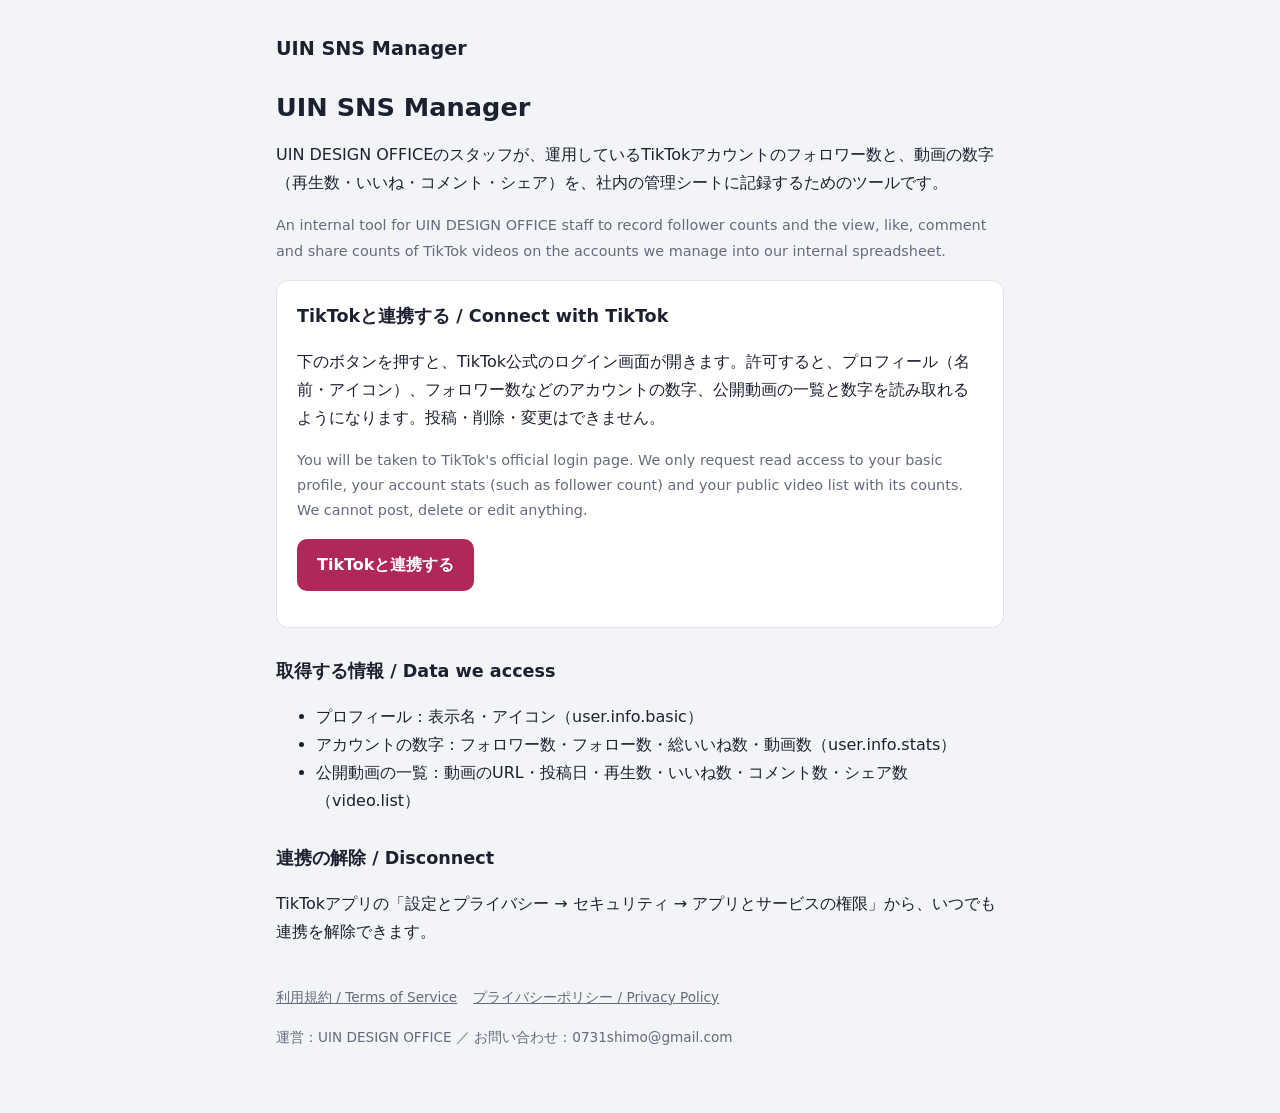
<file: index.html>
<!DOCTYPE html>
<html lang="ja">
<head>
<meta charset="utf-8">
<meta name="viewport" content="width=device-width, initial-scale=1">
<title>UIN SNS Manager</title>
<link rel="stylesheet" href="style.css">
</head>
<body>
<div class="wrap">
  <header><a href="./">UIN SNS Manager</a></header>

  <h1>UIN SNS Manager</h1>
  <p>UIN DESIGN OFFICEのスタッフが、運用しているTikTokアカウントのフォロワー数と、動画の数字（再生数・いいね・コメント・シェア）を、社内の管理シートに記録するためのツールです。</p>
  <p class="muted">An internal tool for UIN DESIGN OFFICE staff to record follower counts and the view, like, comment and share counts of TikTok videos on the accounts we manage into our internal spreadsheet.</p>

  <div class="card">
    <h2 style="margin-top:0">TikTokと連携する / Connect with TikTok</h2>
    <p>下のボタンを押すと、TikTok公式のログイン画面が開きます。許可すると、プロフィール（名前・アイコン）、フォロワー数などのアカウントの数字、公開動画の一覧と数字を読み取れるようになります。投稿・削除・変更はできません。</p>
    <p class="muted">You will be taken to TikTok's official login page. We only request read access to your basic profile, your account stats (such as follower count) and your public video list with its counts. We cannot post, delete or edit anything.</p>
    <p><a class="btn" id="connect" href="#" aria-disabled="true">TikTokと連携する</a></p>
    <p class="muted" id="connectNote">準備中です（Coming soon）。</p>
  </div>

  <h2>取得する情報 / Data we access</h2>
  <ul>
    <li>プロフィール：表示名・アイコン（user.info.basic）</li>
    <li>アカウントの数字：フォロワー数・フォロー数・総いいね数・動画数（user.info.stats）</li>
    <li>公開動画の一覧：動画のURL・投稿日・再生数・いいね数・コメント数・シェア数（video.list）</li>
  </ul>

  <h2>連携の解除 / Disconnect</h2>
  <p>TikTokアプリの「設定とプライバシー → セキュリティ → アプリとサービスの権限」から、いつでも連携を解除できます。</p>

  <footer>
    <a href="terms.html">利用規約 / Terms of Service</a>
    <a href="privacy.html">プライバシーポリシー / Privacy Policy</a>
    <span>運営：UIN DESIGN OFFICE ／ お問い合わせ：0731shimo@gmail.com</span>
  </footer>
</div>
<script>
  // 連携ボタンの行き先（Apps Scriptの公開URL）。公開後にここへ入れる
  const CONNECT_URL = "https://script.google.com/macros/s/AKfycbxUm-IGrUvkGSS1921WeoUxcvpRWvmJa6zBZso_Okqh63nmPTY5DhXPlc4PS2fcF4z3tQ/exec";
  if (CONNECT_URL) {
    const a = document.getElementById("connect");
    a.href = CONNECT_URL + "?action=connect";
    a.removeAttribute("aria-disabled");
    document.getElementById("connectNote").hidden = true;
  }
</script>
</body>
</html>
</file>
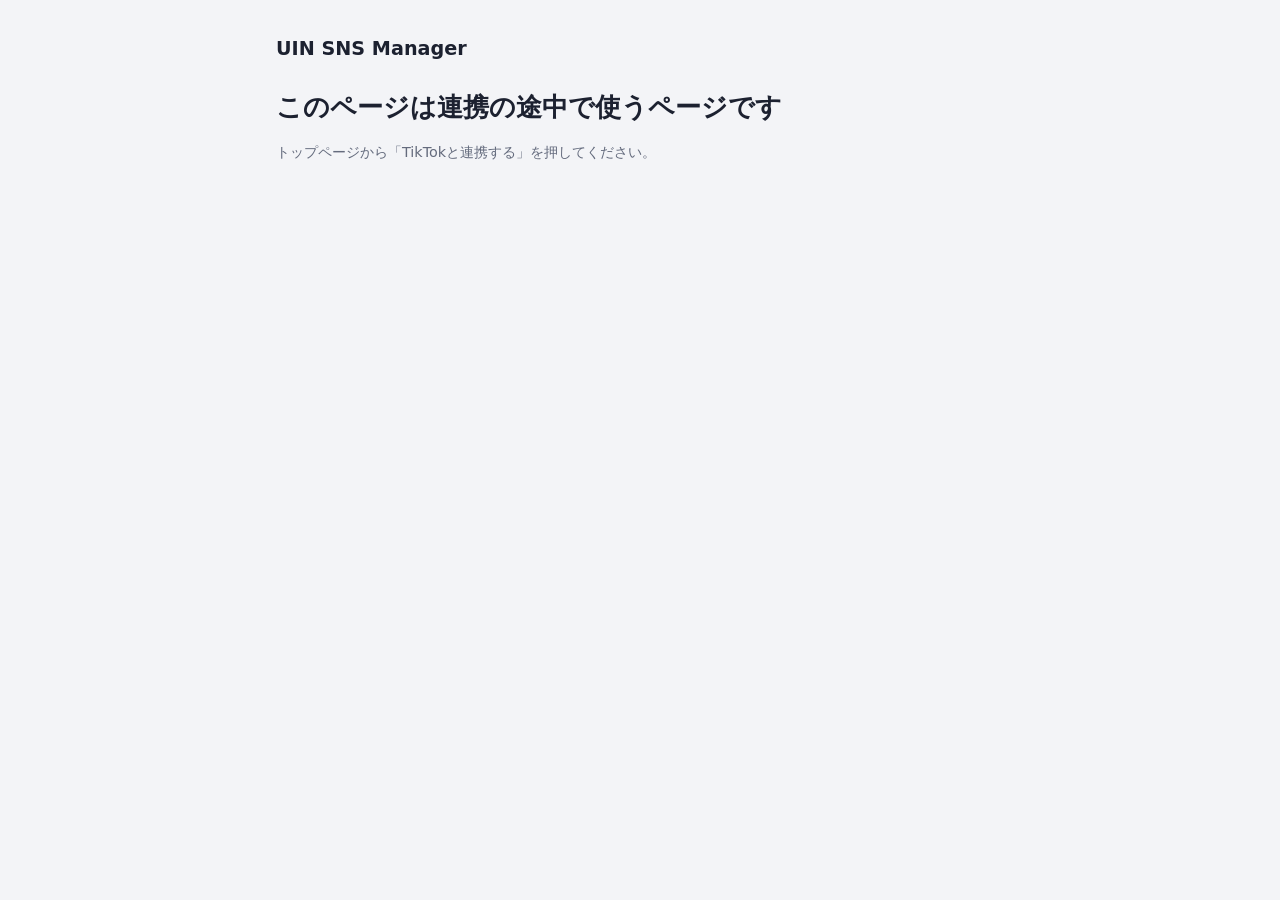
<file: callback.html>
<!DOCTYPE html>
<html lang="ja">
<head>
<meta charset="utf-8">
<meta name="viewport" content="width=device-width, initial-scale=1">
<title>連携中 | UIN SNS Manager</title>
<link rel="stylesheet" href="style.css">
</head>
<body>
<div class="wrap">
  <header><a href="./">UIN SNS Manager</a></header>
  <h1 id="msg">連携を完了しています…</h1>
  <p class="muted" id="sub">このまま少しお待ちください。</p>
</div>
<script>
  // TikTokから戻ってきた認可コードを、Apps Scriptに渡すだけのページ（秘密の情報はここに置かない）
  const CONNECT_URL = "https://script.google.com/macros/s/AKfycbxUm-IGrUvkGSS1921WeoUxcvpRWvmJa6zBZso_Okqh63nmPTY5DhXPlc4PS2fcF4z3tQ/exec";  // Apps Scriptの公開URL（index.html と同じ値）
  const q = new URLSearchParams(location.search);
  const msg = document.getElementById("msg"), sub = document.getElementById("sub");
  if (q.get("error")) {
    msg.textContent = "連携がキャンセルされました";
    sub.textContent = "もう一度試す場合は、トップページから「TikTokと連携する」を押してください。";
  } else if (!q.get("code")) {
    msg.textContent = "このページは連携の途中で使うページです";
    sub.textContent = "トップページから「TikTokと連携する」を押してください。";
  } else if (!CONNECT_URL) {
    msg.textContent = "準備中です";
    sub.textContent = "連携先がまだ設定されていません。";
  } else {
    const to = new URL(CONNECT_URL);
    to.searchParams.set("action", "callback");
    to.searchParams.set("code", q.get("code"));
    if (q.get("state")) to.searchParams.set("state", q.get("state"));
    location.replace(to.toString());
  }
</script>
</body>
</html>
</file>
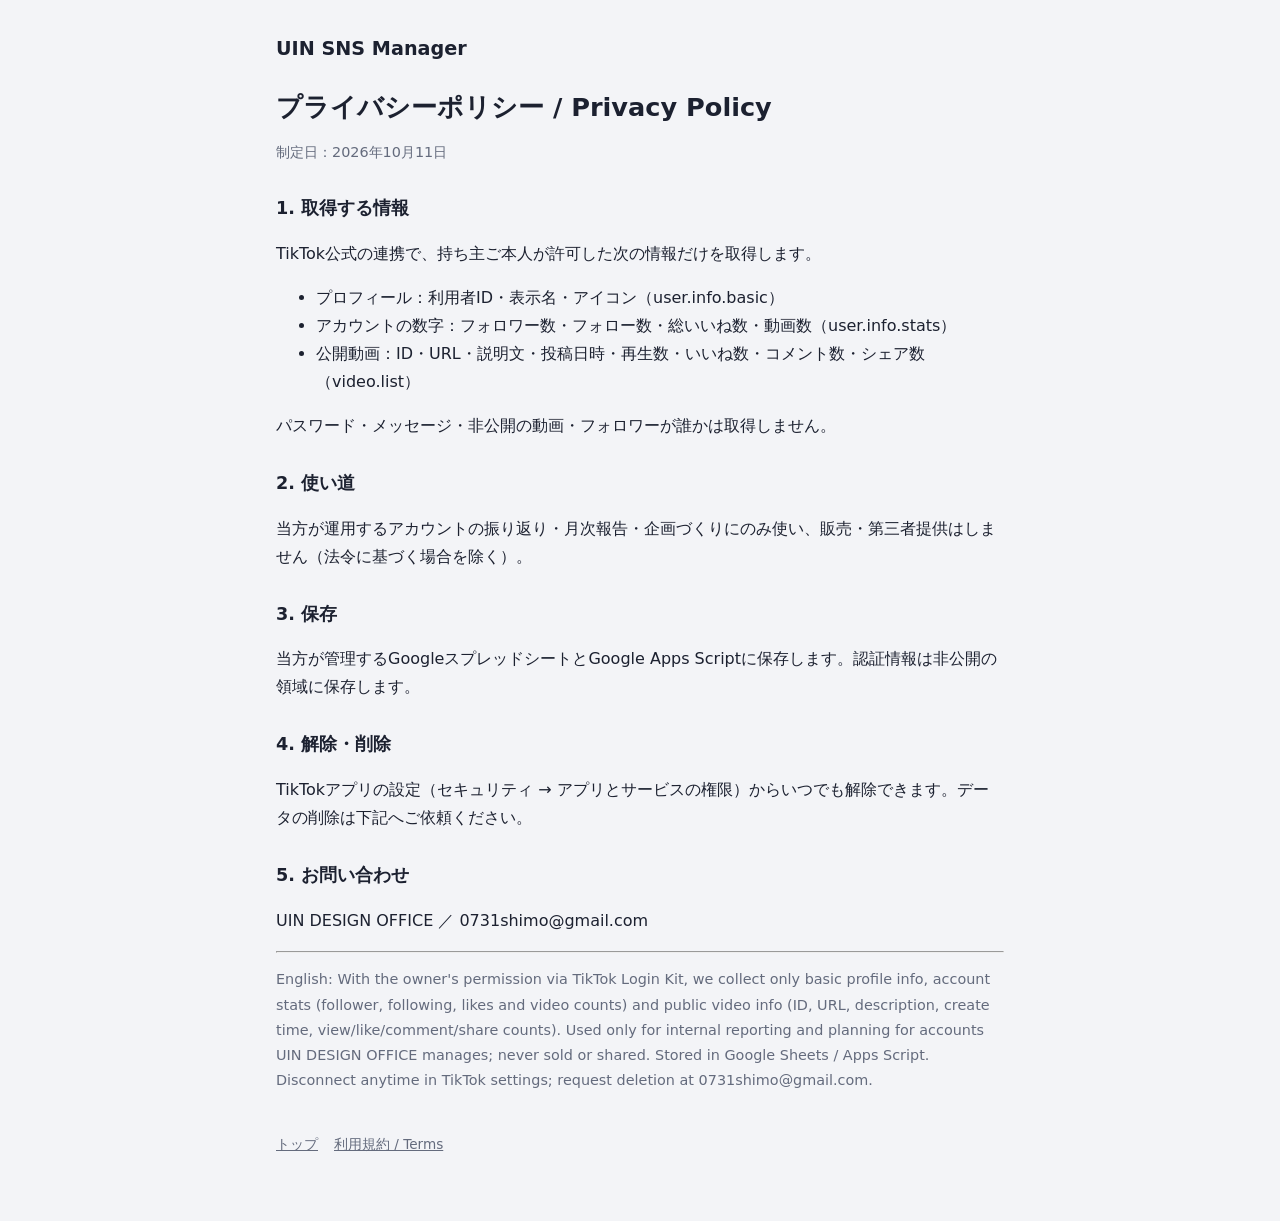
<file: privacy.html>
<!DOCTYPE html>
<html lang="ja">
<head>
<meta charset="utf-8">
<meta name="viewport" content="width=device-width, initial-scale=1">
<title>プライバシーポリシー | UIN SNS Manager</title>
<link rel="stylesheet" href="style.css">
</head>
<body>
<div class="wrap">
<header><a href="./">UIN SNS Manager</a></header>
<h1>プライバシーポリシー / Privacy Policy</h1>
<p class="muted">制定日：2026年10月11日</p>
<h2>1. 取得する情報</h2>
<p>TikTok公式の連携で、持ち主ご本人が許可した次の情報だけを取得します。</p>
<ul>
<li>プロフィール：利用者ID・表示名・アイコン（user.info.basic）</li>
<li>アカウントの数字：フォロワー数・フォロー数・総いいね数・動画数（user.info.stats）</li>
<li>公開動画：ID・URL・説明文・投稿日時・再生数・いいね数・コメント数・シェア数（video.list）</li>
</ul>
<p>パスワード・メッセージ・非公開の動画・フォロワーが誰かは取得しません。</p>
<h2>2. 使い道</h2>
<p>当方が運用するアカウントの振り返り・月次報告・企画づくりにのみ使い、販売・第三者提供はしません（法令に基づく場合を除く）。</p>
<h2>3. 保存</h2>
<p>当方が管理するGoogleスプレッドシートとGoogle Apps Scriptに保存します。認証情報は非公開の領域に保存します。</p>
<h2>4. 解除・削除</h2>
<p>TikTokアプリの設定（セキュリティ → アプリとサービスの権限）からいつでも解除できます。データの削除は下記へご依頼ください。</p>
<h2>5. お問い合わせ</h2>
<p>UIN DESIGN OFFICE ／ 0731shimo@gmail.com</p>
<hr>
<p class="muted">English: With the owner's permission via TikTok Login Kit, we collect only basic profile info, account stats (follower, following, likes and video counts) and public video info (ID, URL, description, create time, view/like/comment/share counts). Used only for internal reporting and planning for accounts UIN DESIGN OFFICE manages; never sold or shared. Stored in Google Sheets / Apps Script. Disconnect anytime in TikTok settings; request deletion at 0731shimo@gmail.com.</p>
<footer><a href="./">トップ</a> <a href="terms.html">利用規約 / Terms</a></footer>
</div>
</body>
</html>
</file>
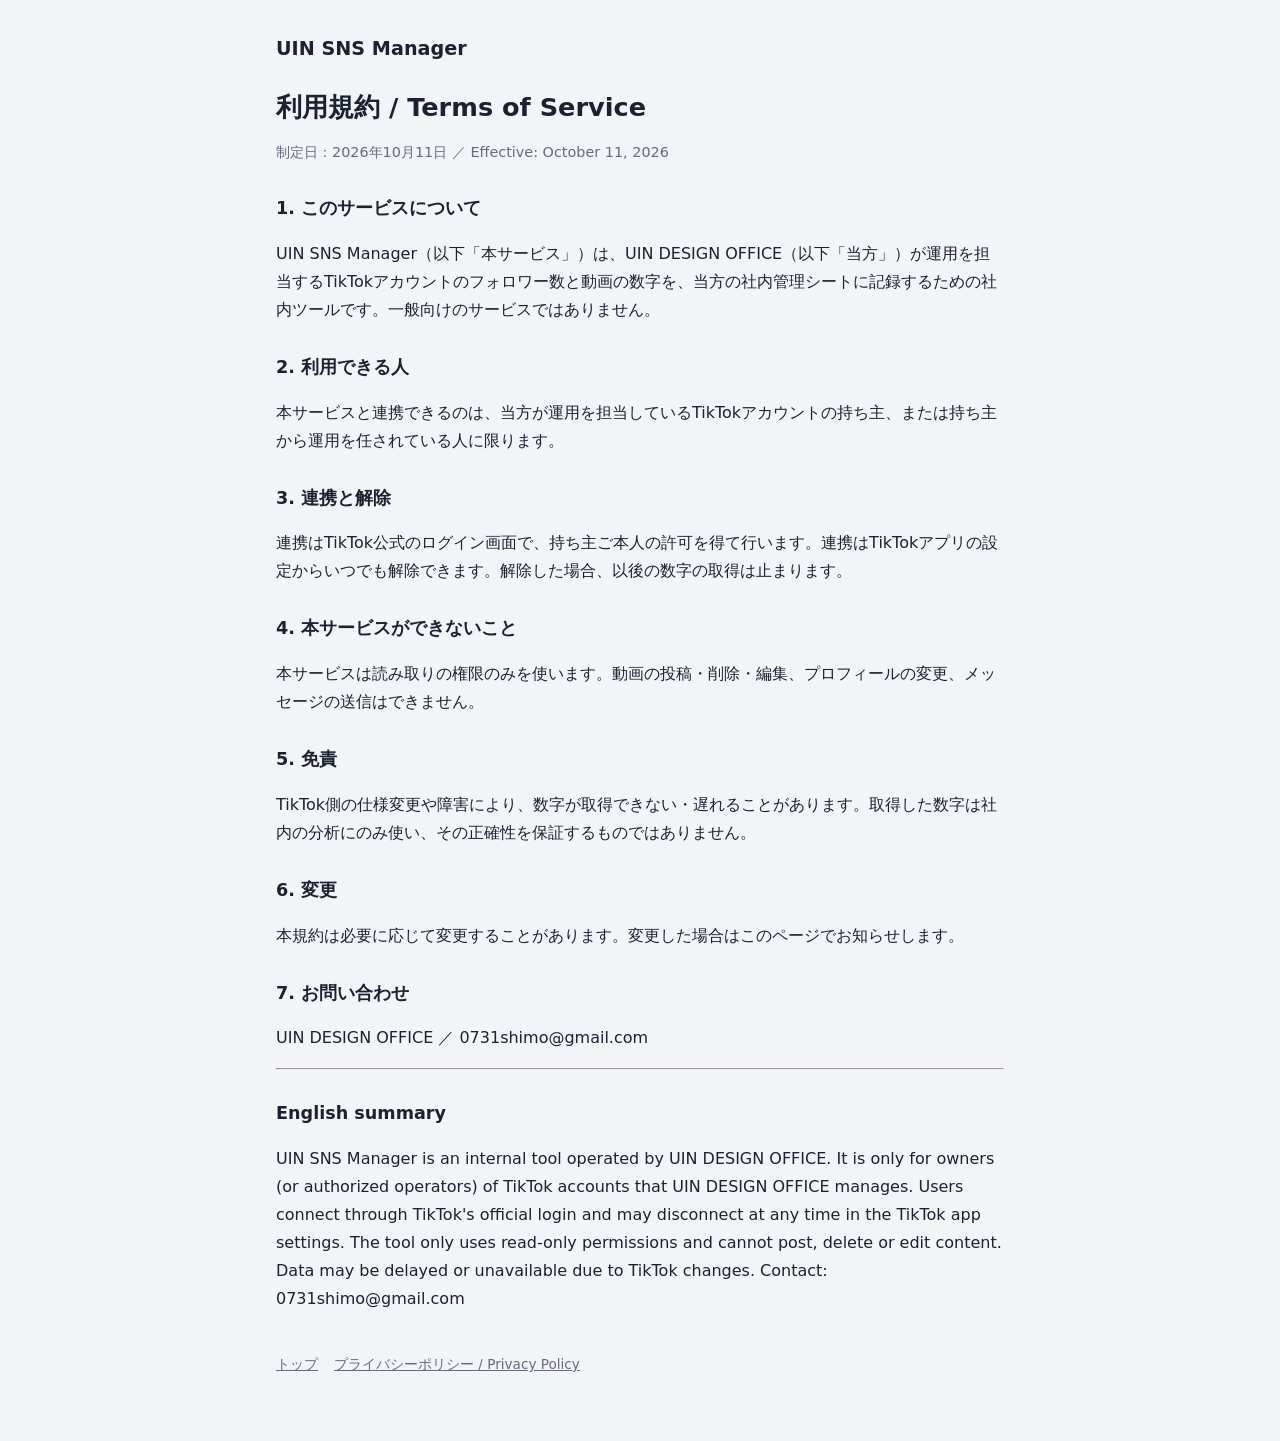
<file: terms.html>
<!DOCTYPE html>
<html lang="ja">
<head>
<meta charset="utf-8">
<meta name="viewport" content="width=device-width, initial-scale=1">
<title>利用規約 | UIN SNS Manager</title>
<link rel="stylesheet" href="style.css">
</head>
<body>
<div class="wrap">
  <header><a href="./">UIN SNS Manager</a></header>
  <h1>利用規約 / Terms of Service</h1>
  <p class="muted">制定日：2026年10月11日 ／ Effective: October 11, 2026</p>

  <h2>1. このサービスについて</h2>
  <p>UIN SNS Manager（以下「本サービス」）は、UIN DESIGN OFFICE（以下「当方」）が運用を担当するTikTokアカウントのフォロワー数と動画の数字を、当方の社内管理シートに記録するための社内ツールです。一般向けのサービスではありません。</p>

  <h2>2. 利用できる人</h2>
  <p>本サービスと連携できるのは、当方が運用を担当しているTikTokアカウントの持ち主、または持ち主から運用を任されている人に限ります。</p>

  <h2>3. 連携と解除</h2>
  <p>連携はTikTok公式のログイン画面で、持ち主ご本人の許可を得て行います。連携はTikTokアプリの設定からいつでも解除できます。解除した場合、以後の数字の取得は止まります。</p>

  <h2>4. 本サービスができないこと</h2>
  <p>本サービスは読み取りの権限のみを使います。動画の投稿・削除・編集、プロフィールの変更、メッセージの送信はできません。</p>

  <h2>5. 免責</h2>
  <p>TikTok側の仕様変更や障害により、数字が取得できない・遅れることがあります。取得した数字は社内の分析にのみ使い、その正確性を保証するものではありません。</p>

  <h2>6. 変更</h2>
  <p>本規約は必要に応じて変更することがあります。変更した場合はこのページでお知らせします。</p>

  <h2>7. お問い合わせ</h2>
  <p>UIN DESIGN OFFICE ／ 0731shimo@gmail.com</p>

  <hr>
  <h2>English summary</h2>
  <p>UIN SNS Manager is an internal tool operated by UIN DESIGN OFFICE. It is only for owners (or authorized operators) of TikTok accounts that UIN DESIGN OFFICE manages. Users connect through TikTok's official login and may disconnect at any time in the TikTok app settings. The tool only uses read-only permissions and cannot post, delete or edit content. Data may be delayed or unavailable due to TikTok changes. Contact: 0731shimo@gmail.com</p>

  <footer>
    <a href="./">トップ</a>
    <a href="privacy.html">プライバシーポリシー / Privacy Policy</a>
  </footer>
</div>
</body>
</html>
</file>
<file: style.css>
:root {
  --bg: #f3f4f7; --surface: #ffffff; --ink: #1c2130; --muted: #646b7d; --line: #dfe2ea; --accent: #b0275a;
}
@media (prefers-color-scheme: dark) {
  :root { --bg: #14161d; --surface: #1d2029; --ink: #e8eaf0; --muted: #9aa1b2; --line: #2e3240; --accent: #ec6b98; color-scheme: dark; }
}
* { box-sizing: border-box; }
body { margin: 0; background: var(--bg); color: var(--ink); font-family: "Hiragino Sans", "Yu Gothic", system-ui, sans-serif; line-height: 1.75; }
.wrap { max-width: 760px; margin: 0 auto; padding-inline: 16px; padding-block: 32px 64px; }
header { display: flex; align-items: center; gap: 12px; margin-bottom: 24px; }
header img { width: 48px; height: 48px; border-radius: 10px; }
header a { color: inherit; text-decoration: none; font-weight: 800; font-size: 1.2rem; }
h1 { font-size: 1.6rem; line-height: 1.4; margin: 0 0 8px; }
h2 { font-size: 1.1rem; margin: 28px 0 6px; }
p, li { color: var(--ink); }
.muted { color: var(--muted); font-size: .9rem; }
.card { background: var(--surface); border: 1px solid var(--line); border-radius: 12px; padding: 20px; margin-block: 16px; }
.btn { display: inline-block; background: var(--accent); color: #fff; text-decoration: none; font-weight: 700; padding: 12px 20px; border-radius: 10px; }
.btn[aria-disabled="true"] { opacity: .5; pointer-events: none; }
footer { margin-top: 40px; font-size: .85rem; color: var(--muted); display: flex; gap: 16px; flex-wrap: wrap; }
footer a { color: var(--muted); }
</file>
